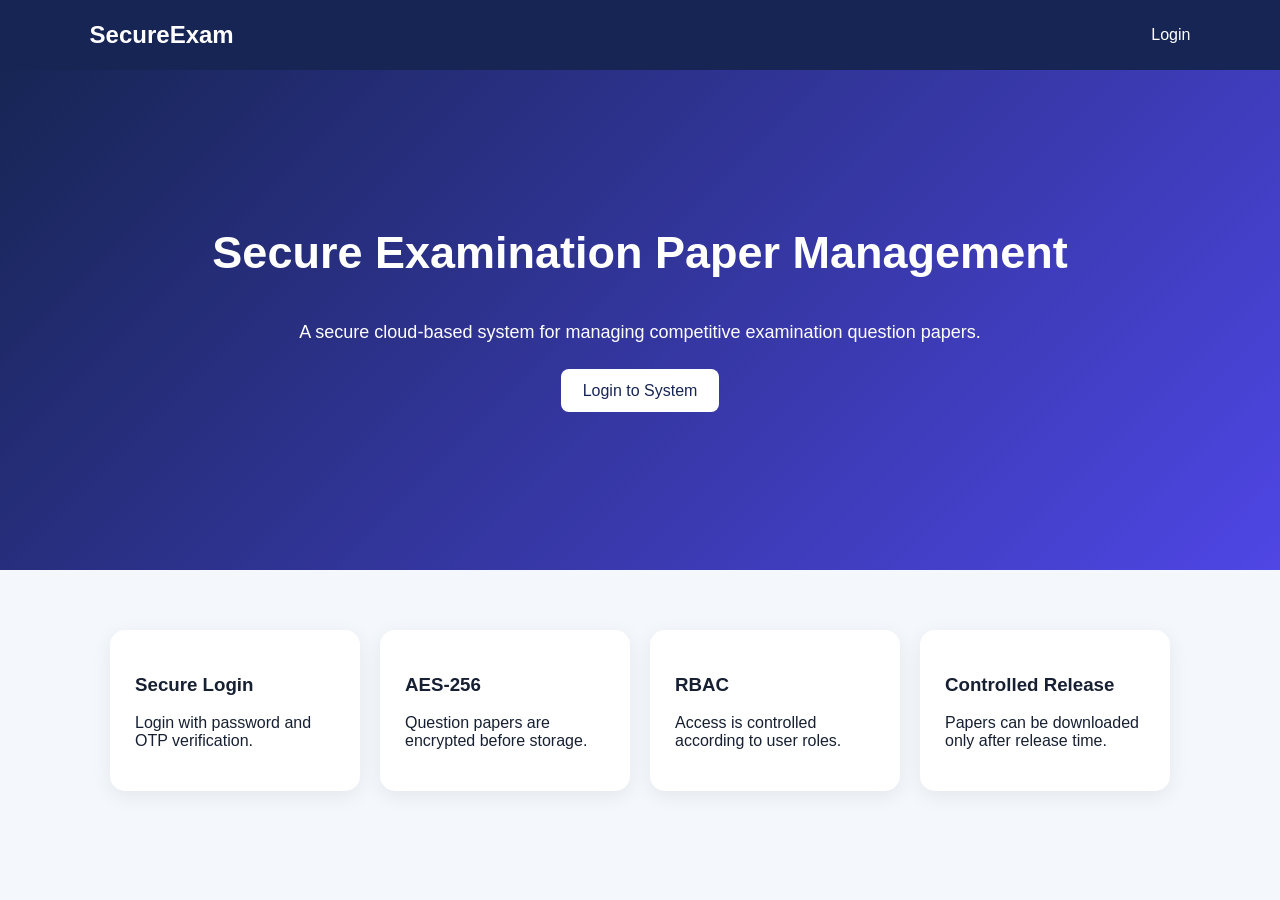
<file: SecureExamFrontend/index.html>
<!DOCTYPE html>
<html>
<head>
    <title>Secure Exam Paper System</title>
    <link rel="stylesheet" href="style.css">
</head>
<body>

<nav>
    <h2>SecureExam</h2>
    <a href="login.html">Login</a>
</nav>

<section class="hero">
    <h1>Secure Examination Paper Management</h1>
    <p>
        A secure cloud-based system for managing competitive
        examination question papers.
    </p>

    <a href="login.html" class="button">Login to System</a>
</section>

<section class="features">

    <div class="card">
        <h3>Secure Login</h3>
        <p>Login with password and OTP verification.</p>
    </div>

    <div class="card">
        <h3>AES-256</h3>
        <p>Question papers are encrypted before storage.</p>
    </div>

    <div class="card">
        <h3>RBAC</h3>
        <p>Access is controlled according to user roles.</p>
    </div>

    <div class="card">
        <h3>Controlled Release</h3>
        <p>Papers can be downloaded only after release time.</p>
    </div>

</section>

</body>
</html>
</file>
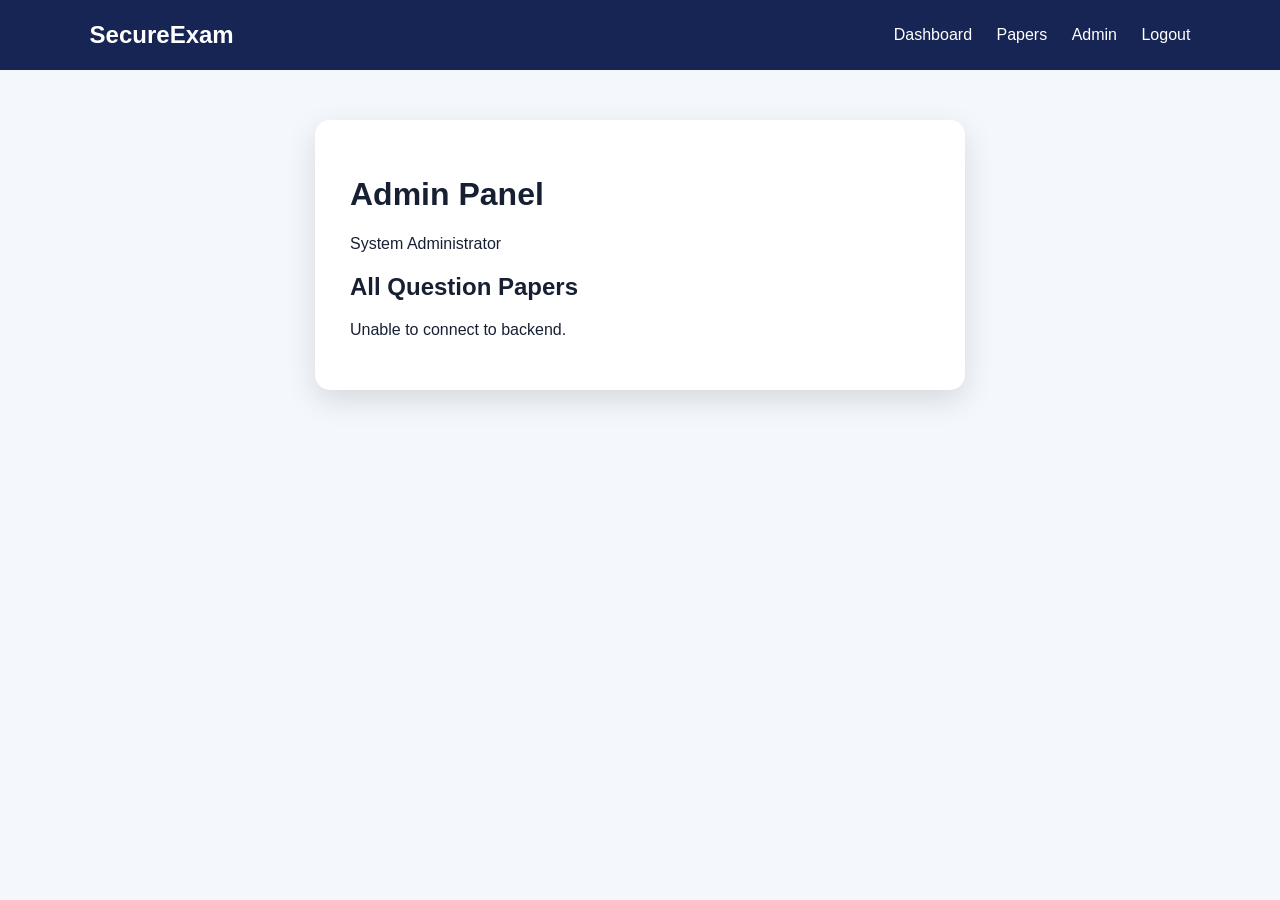
<file: SecureExamFrontend/admin.html>
<!DOCTYPE html>
<html>
<head>
    <title>SecureExam - Admin Panel</title>
    <link rel="stylesheet" href="style.css">
</head>
<body>
<nav>
    <h2>SecureExam</h2>
    <div>
        <a href="dashboard.html">Dashboard</a>
        <a href="papers.html">Papers</a>
        <a href="admin.html">Admin</a>
        <a href="#" onclick="logout()">Logout</a>
    </div>
</nav>
<div class="form-container">
    <div class="form-box">
        <h1>Admin Panel</h1>
        <p>System Administrator</p>
        <p id="userInfo"></p>
        <div id="stats"></div>
        <h2>All Question Papers</h2>
        <div id="papers"></div>
        <p id="message"></p>
    </div>
</div>
<script>
const API="http://127.0.0.1:5000";
async function loadAdmin(){
    try{
        const response=await fetch(API+"/api/dashboard",{credentials:"include"});
        const data=await response.json();
        if(!response.ok||!data.success){
            window.location.href="login.html";
            return;
        }
        if(data.role!=="ADMIN"){
            document.getElementById("userInfo").innerText="Only Admin can access this page.";
            return;
        }
        document.getElementById("userInfo").innerText="Logged in as: "+data.name+" | Role: "+data.role;
        document.getElementById("stats").innerHTML=`
            <p><strong>Total Papers:</strong> ${data.total}</p>
            <p><strong>Pending Review:</strong> ${data.pending_review}</p>
            <p><strong>Approved:</strong> ${data.approved}</p>
            <p><strong>Rejected:</strong> ${data.rejected}</p>
            <p><strong>Scheduled:</strong> ${data.scheduled}</p>
            <p><strong>Released:</strong> ${data.released}</p>
        `;
        loadPapers();
    }catch(error){
        document.getElementById("message").innerText="Unable to connect to backend.";
    }
}
async function loadPapers(){
    try{
        const response=await fetch(API+"/api/papers",{credentials:"include"});
        const data=await response.json();
        if(!response.ok||!data.success){
            document.getElementById("message").innerText=data.message||"Unable to load papers.";
            return;
        }
        const container=document.getElementById("papers");
        if(data.papers.length===0){
            container.innerHTML="<p>No question papers found.</p>";
            return;
        }
        container.innerHTML="";
        data.papers.forEach(paper=>{
            const div=document.createElement("div");
            div.className="paper-card";
            div.innerHTML=`
                <h3>${paper.title}</h3>
                <p><strong>Subject:</strong> ${paper.subject}</p>
                <p><strong>Exam Date:</strong> ${paper.exam_date}</p>
                <p><strong>Status:</strong> ${paper.status}</p>
                <p><strong>Review:</strong> ${paper.review_status}</p>
                <p><strong>Release:</strong> ${paper.release_at||"Not scheduled"}</p>
                ${paper.rejection_reason?`<p><strong>Rejection Reason:</strong> ${paper.rejection_reason}</p>`:""}
            `;
            container.appendChild(div);
        });
    }catch(error){
        document.getElementById("message").innerText="Unable to connect to backend.";
    }
}
async function logout(){
    await fetch(API+"/api/logout",{credentials:"include"});
    window.location.href="login.html";
}
loadAdmin();
</script>
</body>
</html>
</file>
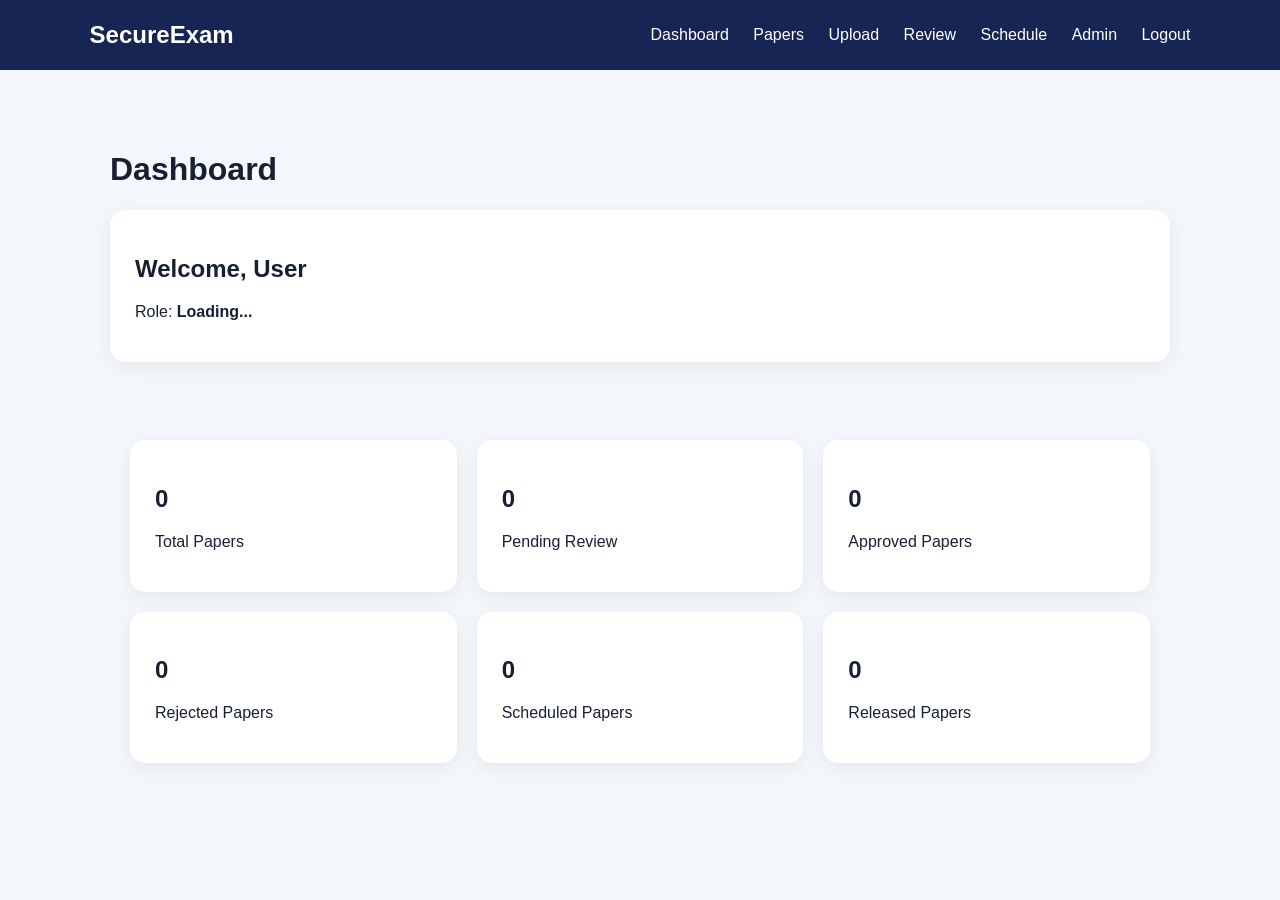
<file: SecureExamFrontend/dashboard.html>
<!DOCTYPE html>
<html>
<head>
    <title>SecureExam - Dashboard</title>
    <link rel="stylesheet" href="style.css">
</head>

<body>

<nav>

    <h2>SecureExam</h2>

    <div id="navigation">

        <a href="dashboard.html">Dashboard</a>

        <a href="papers.html">Papers</a>

        <a href="upload.html" id="uploadLink">
            Upload
        </a>

        <a href="review.html" id="reviewLink">
            Review
        </a>

        <a href="schedule.html" id="scheduleLink">
            Schedule
        </a>

        <a href="admin.html" id="adminLink">
            Admin
        </a>

        <a href="#" onclick="logout()">
            Logout
        </a>

    </div>

</nav>


<div class="container">

    <h1>Dashboard</h1>

    <div class="card">

        <h2>Welcome, <span id="userName">User</span></h2>

        <p>
            Role:
            <strong id="userRole">Loading...</strong>
        </p>

    </div>


    <br>


    <div class="dashboard-cards">

        <div class="card">

            <h2 id="total">0</h2>

            <p>Total Papers</p>

        </div>


        <div class="card">

            <h2 id="pendingReview">0</h2>

            <p>Pending Review</p>

        </div>


        <div class="card">

            <h2 id="approved">0</h2>

            <p>Approved Papers</p>

        </div>


        <div class="card">

            <h2 id="rejected">0</h2>

            <p>Rejected Papers</p>

        </div>


        <div class="card">

            <h2 id="scheduled">0</h2>

            <p>Scheduled Papers</p>

        </div>


        <div class="card">

            <h2 id="released">0</h2>

            <p>Released Papers</p>

        </div>

    </div>

</div>


<script>

async function loadDashboard() {

    try {

        const response = await fetch(
            "http://127.0.0.1:5000/api/dashboard",
            {
                credentials: "include"
            }
        );

        const data = await response.json();


        if (!response.ok || !data.success) {

            window.location.href = "login.html";

            return;
        }


        document.getElementById("userName").innerText =
            data.name || "User";


        document.getElementById("userRole").innerText =
            data.role || "USER";


        document.getElementById("total").innerText =
            data.total || 0;


        document.getElementById("pendingReview").innerText =
            data.pending_review || 0;


        document.getElementById("approved").innerText =
            data.approved || 0;


        document.getElementById("rejected").innerText =
            data.rejected || 0;


        document.getElementById("scheduled").innerText =
            data.scheduled || 0;


        document.getElementById("released").innerText =
            data.released || 0;


        setupNavigation(data.role);

    }

    catch (error) {

        console.error(error);

        alert("Unable to connect to backend.");

    }

}


function setupNavigation(role) {

    const uploadLink =
        document.getElementById("uploadLink");

    const reviewLink =
        document.getElementById("reviewLink");

    const scheduleLink =
        document.getElementById("scheduleLink");

    const adminLink =
        document.getElementById("adminLink");


    // Hide everything first

    uploadLink.style.display = "none";

    reviewLink.style.display = "none";

    scheduleLink.style.display = "none";

    adminLink.style.display = "none";


    // Question Setter

    if (role === "QUESTION_SETTER") {

        uploadLink.style.display = "inline-block";

    }


    // Reviewer

    if (role === "REVIEWER") {

        reviewLink.style.display = "inline-block";

    }


    // Exam Officer

    if (role === "EXAM_OFFICER") {

        scheduleLink.style.display = "inline-block";

    }


    // Admin

    if (role === "ADMIN") {

        adminLink.style.display = "inline-block";

    }

}


async function logout() {

    try {

        await fetch(
            "http://127.0.0.1:5000/api/logout",
            {
                credentials: "include"
            }
        );

        window.location.href = "login.html";

    }

    catch (error) {

        console.error(error);

        window.location.href = "login.html";

    }

}


loadDashboard();

</script>

</body>
</html>
</file>
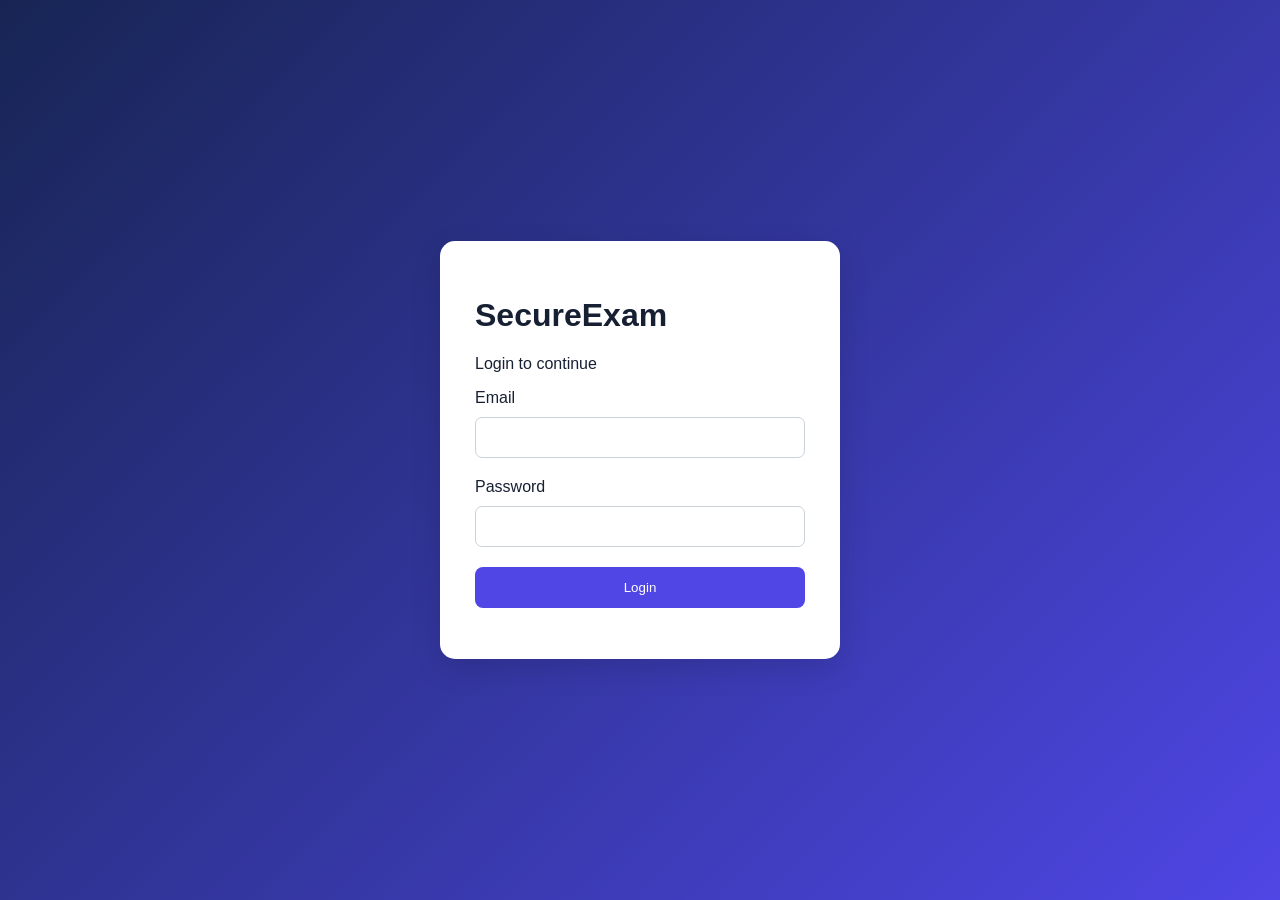
<file: SecureExamFrontend/login.html>
<!DOCTYPE html>
<html>
<head>
    <title>Login</title>
    <link rel="stylesheet" href="style.css">
</head>
<body>
<div class="login-container">
    <div class="login-box">
        <h1>SecureExam</h1>
        <p>Login to continue</p>
        <form id="loginForm">
            <label>Email</label>
            <input type="email" id="email" required>
            <label>Password</label>
            <input type="password" id="password" required>
            <button type="submit">Login</button>
        </form>
        <p id="message"></p>
    </div>
</div>
<script>
document.getElementById("loginForm").addEventListener("submit", async function(e) {
    e.preventDefault();
    const message = document.getElementById("message");
    message.innerText = "Logging in...";
    try {
        const response = await fetch("http://127.0.0.1:5000/api/login", {
            method: "POST",
            headers: {
                "Content-Type": "application/json"
            },
            credentials: "include",
            body: JSON.stringify({
                email: document.getElementById("email").value,
                password: document.getElementById("password").value
            })
        });
        const data = await response.json();
        message.innerText = data.message;
        if (data.success) {
            window.location.href = "otp.html";
        }
    } catch (error) {
        console.error(error);
        message.innerText = "Unable to connect to backend.";
    }
});
</script>
</body>
</html>
</file>
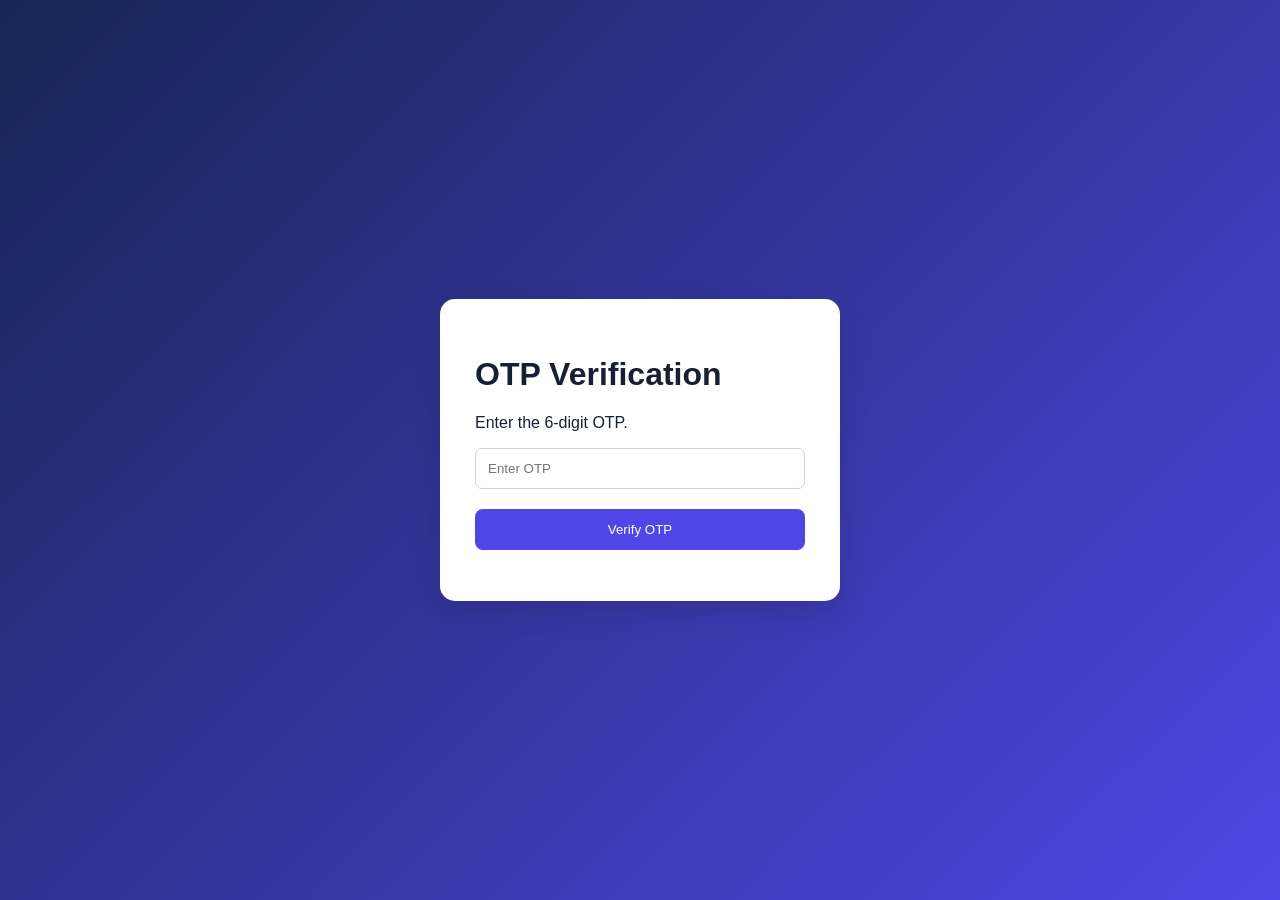
<file: SecureExamFrontend/otp.html>
<!DOCTYPE html>
<html>
<head>
    <title>OTP Verification</title>
    <link rel="stylesheet" href="style.css">
</head>
<body>
<div class="login-container">
    <div class="login-box">
        <h1>OTP Verification</h1>
        <p>Enter the 6-digit OTP.</p>
        <form id="otpForm">
            <input
                type="text"
                id="otp"
                maxlength="6"
                placeholder="Enter OTP"
                inputmode="numeric"
                required
            >
            <button type="submit">Verify OTP</button>
        </form>
        <p id="message"></p>
    </div>
</div>
<script>
document.getElementById("otpForm").addEventListener("submit", async function(e) {
    e.preventDefault();
    const message = document.getElementById("message");
    message.innerText = "Verifying OTP...";
    try {
        const response = await fetch("http://127.0.0.1:5000/api/verify-otp", {
            method: "POST",
            headers: {
                "Content-Type": "application/json"
            },
            credentials: "include",
            body: JSON.stringify({
                otp: document.getElementById("otp").value
            })
        });
        const data = await response.json();
        message.innerText = data.message;
        if (data.success) {
            window.location.href = "dashboard.html";
        }
    } catch (error) {
        console.error(error);
        message.innerText = "Unable to connect to backend.";
    }
});
</script>
</body>
</html>
</file>
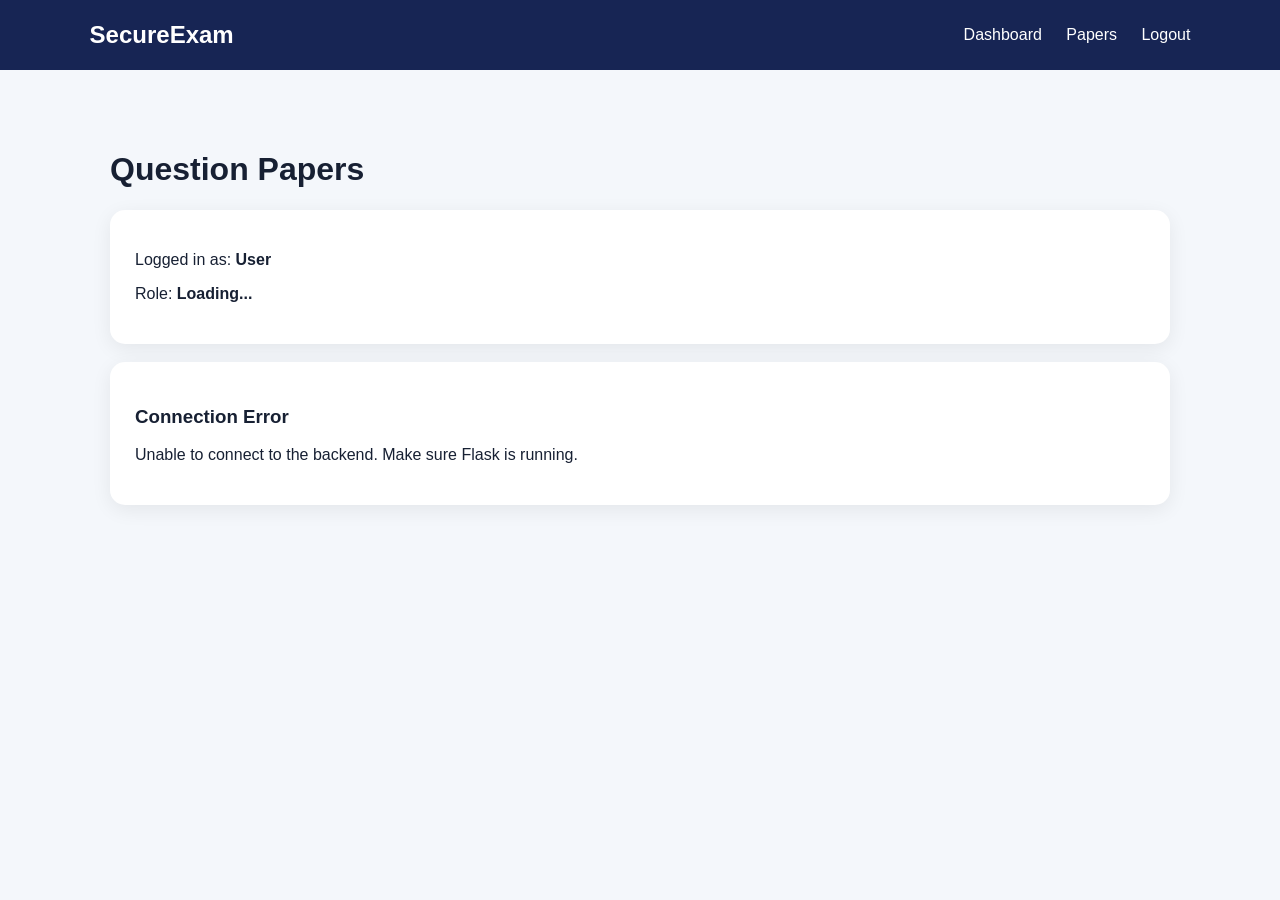
<file: SecureExamFrontend/papers.html>
<!DOCTYPE html>
<html>
<head>
<title>SecureExam - Question Papers</title>
<link rel="stylesheet" href="style.css">
</head>
<body>
<nav>
<h2>SecureExam</h2>
<div>
<a href="dashboard.html">Dashboard</a>
<a href="papers.html">Papers</a>
<a href="upload.html" id="uploadLink" style="display:none;">Upload</a>
<a href="review.html" id="reviewLink" style="display:none;">Review</a>
<a href="schedule.html" id="scheduleLink" style="display:none;">Schedule</a>
<a href="admin.html" id="adminLink" style="display:none;">Admin</a>
<a href="#" onclick="logout()">Logout</a>
</div>
</nav>
<div class="container">
<h1>Question Papers</h1>
<div class="card">
<p>Logged in as: <strong id="userName">User</strong></p>
<p>Role: <strong id="userRole">Loading...</strong></p>
</div>
<br>
<div id="papers">
<div class="card">
Loading question papers...
</div>
</div>
</div>
<script>
async function loadPapers() {
try {
const response = await fetch("http://127.0.0.1:5000/api/papers",{credentials:"include"});
const data = await response.json();
if (!response.ok || !data.success) {
window.location.href = "login.html";
return;
}
const container = document.getElementById("papers");
container.innerHTML = "";
if (data.papers.length === 0) {
container.innerHTML = `
<div class="card">
<h3>No Question Papers</h3>
<p>No papers have been uploaded yet.</p>
</div>
`;
return;
}
data.papers.forEach(paper => {
const div = document.createElement("div");
div.className = "card";
let reviewText = "";
if (paper.review_status === "PENDING") {
reviewText = `<p><strong>Review:</strong> Pending Review</p>`;
} else if (paper.review_status === "APPROVED") {
reviewText = `<p><strong>Review:</strong> Approved</p>`;
} else if (paper.review_status === "REJECTED") {
reviewText = `
<p><strong>Review:</strong> Rejected</p>
<p><strong>Reason:</strong> ${paper.rejection_reason || "No reason provided"}</p>
`;
}
let statusText = "";
if (paper.status === "SCHEDULED") {
statusText = `<p><strong>Release Status:</strong> Scheduled</p>`;
} else if (paper.status === "RELEASED") {
statusText = `<p><strong>Release Status:</strong> Released</p>`;
} else if (paper.status === "ARCHIVED") {
statusText = `<p><strong>Release Status:</strong> Archived</p>`;
}
let downloadButton = "";
if (paper.status === "RELEASED") {
downloadButton = `
<br>
<a class="button" href="http://127.0.0.1:5000/api/download/${paper.id}" target="_blank">Download Paper</a>
`;
} else {
downloadButton = `<p><strong>Paper Locked</strong></p>`;
}
div.innerHTML = `
<h3>${paper.title}</h3>
<p><strong>Subject:</strong> ${paper.subject}</p>
<p><strong>Exam Date:</strong> ${paper.exam_date}</p>
${reviewText}
${statusText}
${paper.release_at ? `<p><strong>Release Time:</strong> ${paper.release_at}</p>` : ""}
${downloadButton}
`;
container.appendChild(div);
});
setupNavigation(data.papers);
} catch (error) {
console.error(error);
document.getElementById("papers").innerHTML = `
<div class="card">
<h3>Connection Error</h3>
<p>Unable to connect to the backend. Make sure Flask is running.</p>
</div>
`;
}
}
function setupNavigation(papers) {
fetch("http://127.0.0.1:5000/api/dashboard",{credentials:"include"})
.then(response => response.json())
.then(data => {
if (!data.success) {
window.location.href = "login.html";
return;
}
document.getElementById("userName").innerText = data.name || "User";
document.getElementById("userRole").innerText = data.role || "USER";
if (data.role === "QUESTION_SETTER") {
document.getElementById("uploadLink").style.display = "inline-block";
}
if (data.role === "REVIEWER") {
document.getElementById("reviewLink").style.display = "inline-block";
}
if (data.role === "EXAM_OFFICER") {
document.getElementById("scheduleLink").style.display = "inline-block";
}
if (data.role === "ADMIN") {
document.getElementById("adminLink").style.display = "inline-block";
}
})
.catch(error => {
console.error(error);
});
}
async function logout() {
try {
await fetch("http://127.0.0.1:5000/api/logout",{credentials:"include"});
window.location.href = "login.html";
} catch (error) {
console.error(error);
window.location.href = "login.html";
}
}
loadPapers();
</script>
</body>
</html>
</file>
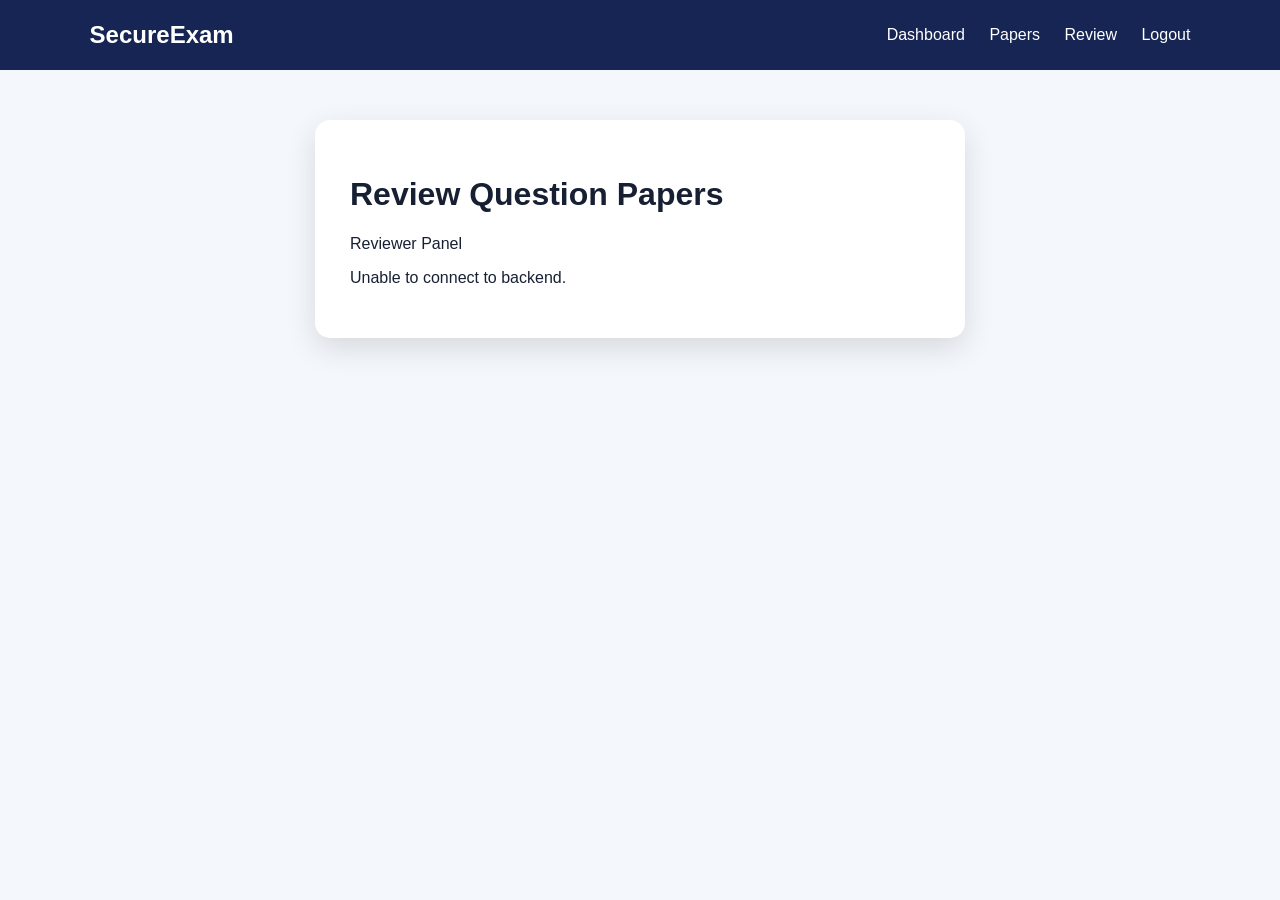
<file: SecureExamFrontend/review.html>
<!DOCTYPE html>
<html>
<head>
    <title>SecureExam - Review Papers</title>
    <link rel="stylesheet" href="style.css">
</head>
<body>
<nav>
    <h2>SecureExam</h2>
    <div>
        <a href="dashboard.html">Dashboard</a>
        <a href="papers.html">Papers</a>
        <a href="review.html">Review</a>
        <a href="#" onclick="logout()">Logout</a>
    </div>
</nav>
<div class="form-container">
    <div class="form-box">
        <h1>Review Question Papers</h1>
        <p>Reviewer Panel</p>
        <p id="userInfo"></p>
        <div id="papers"></div>
        <p id="message"></p>
    </div>
</div>
<script>
const API="http://127.0.0.1:5000";
async function checkUser(){
    try{
        const response=await fetch(API+"/api/dashboard",{credentials:"include"});
        const data=await response.json();
        if(!response.ok||!data.success){
            window.location.href="login.html";
            return;
        }
        if(data.role!=="REVIEWER"){
            document.getElementById("userInfo").innerText="Only Reviewer can access this page.";
            return;
        }
        document.getElementById("userInfo").innerText="Logged in as: "+data.name+" | Role: "+data.role;
        loadPapers();
    }catch(error){
        document.getElementById("message").innerText="Unable to connect to backend.";
    }
}
async function loadPapers(){
    try{
        const response=await fetch(API+"/api/papers",{credentials:"include"});
        const data=await response.json();
        if(!response.ok||!data.success){
            document.getElementById("message").innerText=data.message||"Unable to load papers.";
            return;
        }
        const container=document.getElementById("papers");
        const pending=data.papers.filter(p=>p.review_status==="PENDING");
        if(pending.length===0){
            container.innerHTML="<p>No papers are pending review.</p>";
            return;
        }
        container.innerHTML="";
        pending.forEach(paper=>{
            const div=document.createElement("div");
            div.className="paper-card";
            div.innerHTML=`
                <h3>${paper.title}</h3>
                <p><strong>Subject:</strong> ${paper.subject}</p>
                <p><strong>Exam Date:</strong> ${paper.exam_date}</p>
                <p><strong>Paper ID:</strong> ${paper.id}</p>
                <button onclick="approvePaper(${paper.id})">Approve</button>
                <button onclick="rejectPaper(${paper.id})">Reject</button>
            `;
            container.appendChild(div);
        });
    }catch(error){
        document.getElementById("message").innerText="Unable to connect to backend.";
    }
}
async function approvePaper(id){
    if(!confirm("Approve this question paper?")) return;
    await sendReview(id,"APPROVED","");
}
async function rejectPaper(id){
    const reason=prompt("Enter rejection reason:");
    if(reason===null||reason.trim()==="") return;
    await sendReview(id,"REJECTED",reason);
}
async function sendReview(id,decision,reason){
    try{
        const response=await fetch(API+"/api/review/"+id,{
            method:"POST",
            headers:{
                "Content-Type":"application/json"
            },
            credentials:"include",
            body:JSON.stringify({
                decision:decision,
                reason:reason
            })
        });
        const data=await response.json();
        document.getElementById("message").innerText=data.message;
        if(data.success){
            loadPapers();
        }
    }catch(error){
        document.getElementById("message").innerText="Unable to connect to backend.";
    }
}
async function logout(){
    await fetch(API+"/api/logout",{credentials:"include"});
    window.location.href="login.html";
}
checkUser();
</script>
</body>
</html>
</file>
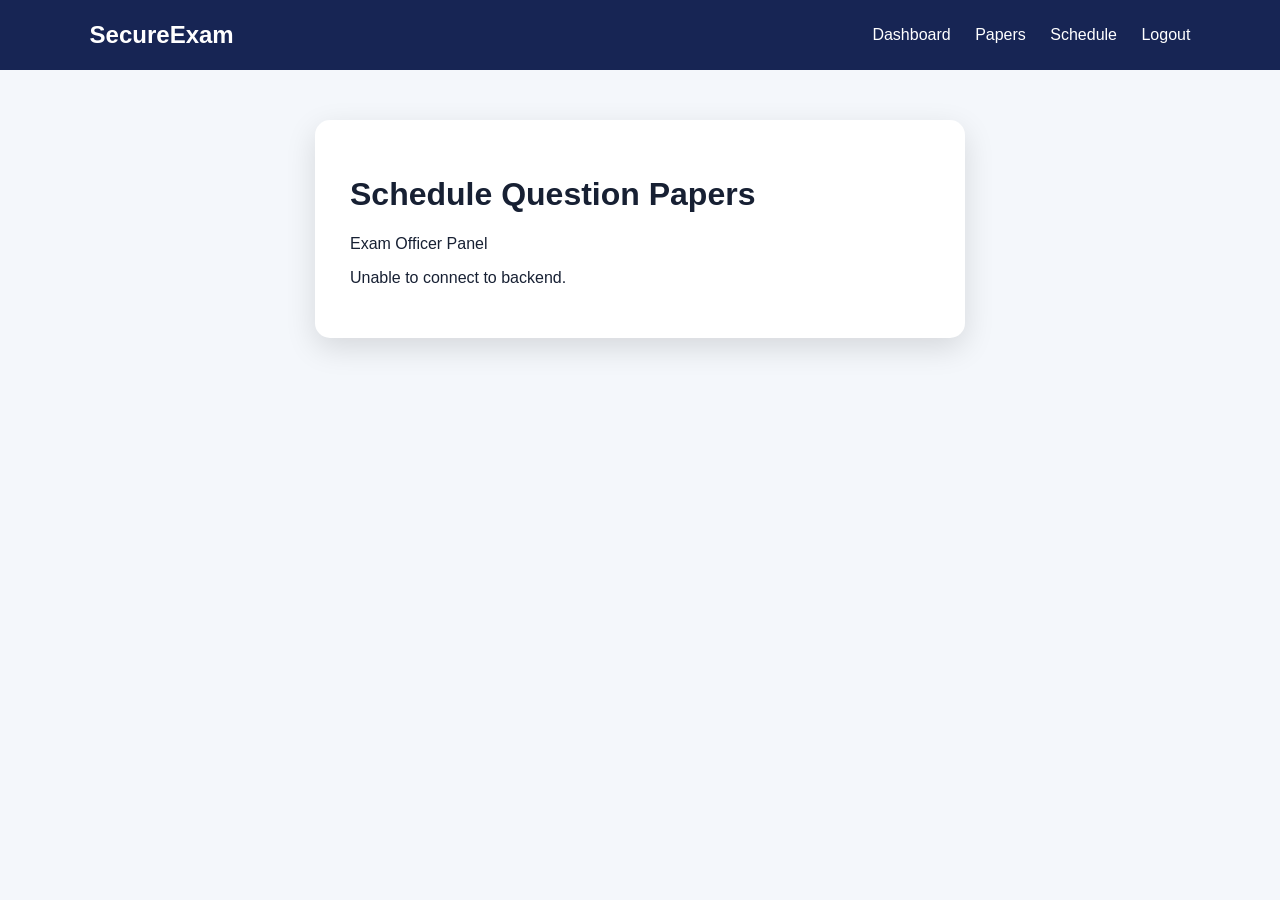
<file: SecureExamFrontend/schedule.html>
<!DOCTYPE html>
<html>
<head>
    <title>SecureExam - Schedule Papers</title>
    <link rel="stylesheet" href="style.css">
</head>
<body>
<nav>
    <h2>SecureExam</h2>
    <div>
        <a href="dashboard.html">Dashboard</a>
        <a href="papers.html">Papers</a>
        <a href="schedule.html">Schedule</a>
        <a href="#" onclick="logout()">Logout</a>
    </div>
</nav>
<div class="form-container">
    <div class="form-box">
        <h1>Schedule Question Papers</h1>
        <p>Exam Officer Panel</p>
        <p id="userInfo"></p>
        <div id="papers"></div>
        <p id="message"></p>
    </div>
</div>
<script>
const API="http://127.0.0.1:5000";
async function checkUser(){
    try{
        const response=await fetch(API+"/api/dashboard",{credentials:"include"});
        const data=await response.json();
        if(!response.ok||!data.success){
            window.location.href="login.html";
            return;
        }
        if(data.role!=="EXAM_OFFICER"){
            document.getElementById("userInfo").innerText="Only Exam Officer can access this page.";
            return;
        }
        document.getElementById("userInfo").innerText="Logged in as: "+data.name+" | Role: "+data.role;
        loadPapers();
    }catch(error){
        document.getElementById("message").innerText="Unable to connect to backend.";
    }
}
async function loadPapers(){
    try{
        const response=await fetch(API+"/api/papers",{credentials:"include"});
        const data=await response.json();
        if(!response.ok||!data.success){
            document.getElementById("message").innerText=data.message||"Unable to load papers.";
            return;
        }
        const container=document.getElementById("papers");
        const approved=data.papers.filter(p=>p.review_status==="APPROVED"&&p.status!=="RELEASED");
        if(approved.length===0){
            container.innerHTML="<p>No approved papers are waiting for scheduling.</p>";
            return;
        }
        container.innerHTML="";
        approved.forEach(paper=>{
            const div=document.createElement("div");
            div.className="paper-card";
            div.innerHTML=`
                <h3>${paper.title}</h3>
                <p><strong>Subject:</strong> ${paper.subject}</p>
                <p><strong>Exam Date:</strong> ${paper.exam_date}</p>
                <p><strong>Paper ID:</strong> ${paper.id}</p>
                <label>Release Date and Time</label>
                <input type="datetime-local" id="release-${paper.id}">
                <button onclick="schedulePaper(${paper.id})">Schedule Paper</button>
            `;
            container.appendChild(div);
        });
    }catch(error){
        document.getElementById("message").innerText="Unable to connect to backend.";
    }
}
async function schedulePaper(id){
    const releaseAt=document.getElementById("release-"+id).value;
    if(!releaseAt){
        document.getElementById("message").innerText="Please select release date and time.";
        return;
    }
    try{
        const response=await fetch(API+"/api/schedule/"+id,{
            method:"POST",
            headers:{
                "Content-Type":"application/json"
            },
            credentials:"include",
            body:JSON.stringify({
                release_at:releaseAt
            })
        });
        const data=await response.json();
        document.getElementById("message").innerText=data.message;
        if(data.success){
            loadPapers();
        }
    }catch(error){
        document.getElementById("message").innerText="Unable to connect to backend.";
    }
}
async function logout(){
    await fetch(API+"/api/logout",{credentials:"include"});
    window.location.href="login.html";
}
checkUser();
</script>
</body>
</html>
</file>
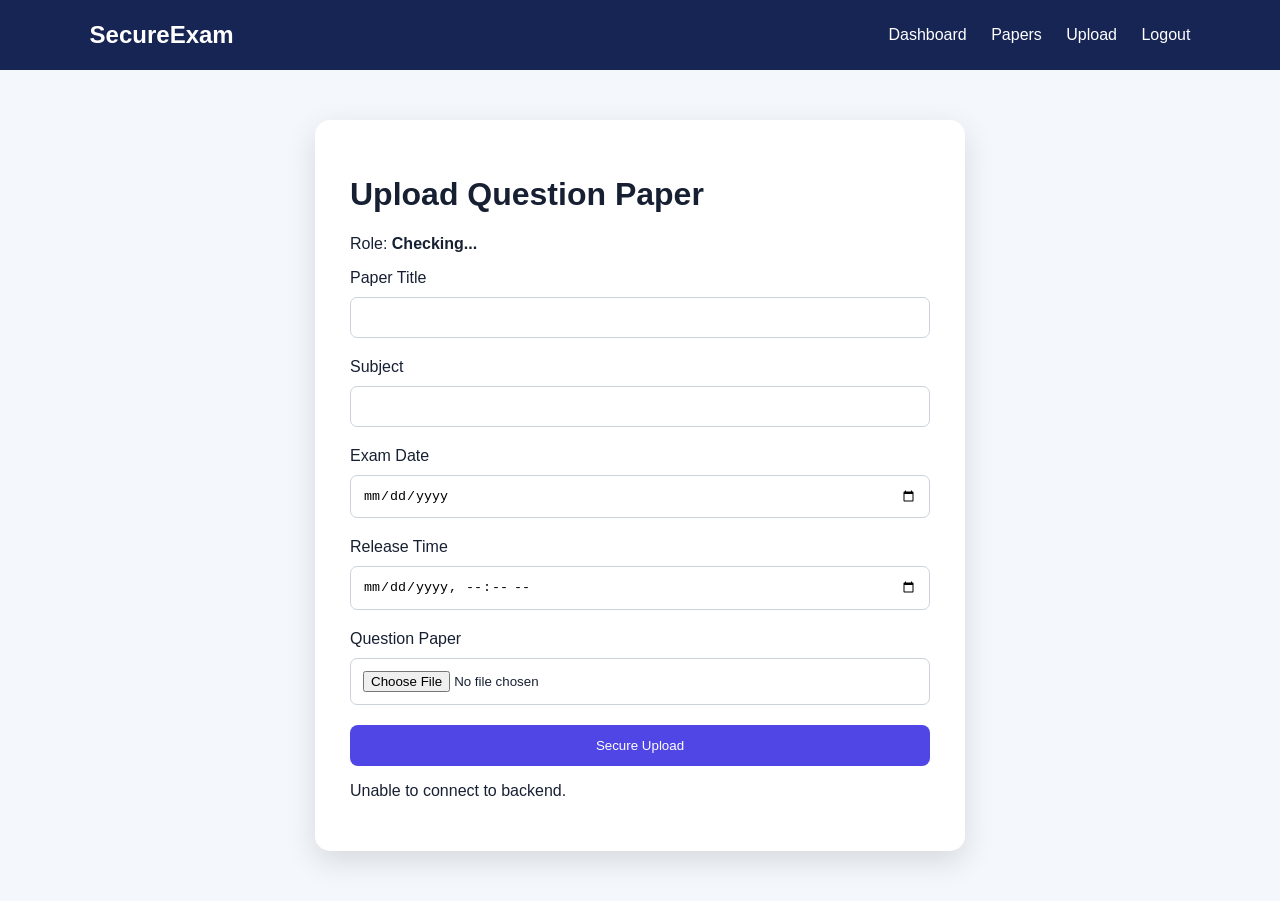
<file: SecureExamFrontend/upload.html>
<!DOCTYPE html>
<html>
<head>
<title>SecureExam - Upload Question Paper</title>
<link rel="stylesheet" href="style.css">
</head>
<body>
<nav>
<h2>SecureExam</h2>
<div>
<a href="dashboard.html">Dashboard</a>
<a href="papers.html">Papers</a>
<a href="upload.html">Upload</a>
<a href="#" onclick="logout()">Logout</a>
</div>
</nav>
<div class="form-container">
<div class="form-box">
<h1>Upload Question Paper</h1>
<p>Role: <strong id="userRole">Checking...</strong></p>
<form id="uploadForm">
<label>Paper Title</label>
<input type="text" name="title" required>
<label>Subject</label>
<input type="text" name="subject" required>
<label>Exam Date</label>
<input type="date" name="exam_date" required>
<label>Release Time</label>
<input type="datetime-local" name="release_at">
<label>Question Paper</label>
<input type="file" name="paper" accept=".pdf" required>
<button type="submit">Secure Upload</button>
</form>
<p id="message"></p>
</div>
</div>
<script>
async function checkUser() {
try {
const response = await fetch("http://127.0.0.1:5000/api/dashboard",{credentials:"include"});
const data = await response.json();
if (!response.ok || !data.success) {
window.location.href = "login.html";
return;
}
document.getElementById("userRole").innerText = data.role;
if (data.role !== "QUESTION_SETTER") {
document.getElementById("uploadForm").style.display = "none";
document.getElementById("message").innerText = "Only Question Setter can upload question papers.";
}
} catch (error) {
console.error(error);
document.getElementById("message").innerText = "Unable to connect to backend.";
}
}
document.getElementById("uploadForm").addEventListener("submit",async function(e) {
e.preventDefault();
const message = document.getElementById("message");
const formData = new FormData(this);
message.innerText = "Uploading and securing paper...";
try {
const response = await fetch("http://127.0.0.1:5000/api/upload",{
method:"POST",
body:formData,
credentials:"include"
});
const data = await response.json();
message.innerText = data.message;
if (data.success) {
document.getElementById("uploadForm").reset();
}
} catch (error) {
console.error(error);
message.innerText = "Unable to connect to backend.";
}
});
async function logout() {
try {
await fetch("http://127.0.0.1:5000/api/logout",{credentials:"include"});
window.location.href = "login.html";
} catch (error) {
console.error(error);
window.location.href = "login.html";
}
}
checkUser();
</script>
</body>
</html>
</file>
<file: SecureExamFrontend/style.css>
* {
    box-sizing: border-box;
}

body {
    margin: 0;
    font-family: Arial, sans-serif;
    background: #f4f7fb;
    color: #172033;
}

nav {
    height: 70px;
    background: #172554;
    color: white;
    display: flex;
    justify-content: space-between;
    align-items: center;
    padding: 0 7%;
}

nav a {
    color: white;
    text-decoration: none;
    margin-left: 20px;
}

.hero {
    min-height: 500px;
    background: linear-gradient(135deg, #172554, #4f46e5);
    color: white;
    text-align: center;
    padding: 120px 20px;
}

.hero h1 {
    font-size: 45px;
}

.hero p {
    font-size: 18px;
    max-width: 700px;
    margin: 20px auto 35px;
    line-height: 1.7;
}

.button,
button {
    background: #4f46e5;
    color: white;
    padding: 13px 22px;
    border: none;
    border-radius: 8px;
    text-decoration: none;
    cursor: pointer;
}

.hero .button {
    background: white;
    color: #172554;
}

.features,
.dashboard-cards {
    display: grid;
    grid-template-columns: repeat(4, 1fr);
    gap: 20px;
    max-width: 1100px;
    margin: 40px auto;
    padding: 20px;
}

.dashboard-cards {
    grid-template-columns: repeat(3, 1fr);
}

.card {
    background: white;
    padding: 25px;
    border-radius: 15px;
    box-shadow: 0 5px 20px #00000012;
}

.login-container {
    min-height: 100vh;
    display: grid;
    place-items: center;
    background: linear-gradient(135deg, #172554, #4f46e5);
}

.login-box,
.form-box {
    background: white;
    padding: 35px;
    border-radius: 15px;
    width: 400px;
    box-shadow: 0 10px 30px #00000020;
}

.form-container {
    max-width: 650px;
    margin: 50px auto;
}

.form-box {
    width: 100%;
}

form {
    display: flex;
    flex-direction: column;
    gap: 10px;
}

input {
    padding: 12px;
    border: 1px solid #ccd2dc;
    border-radius: 7px;
    margin-bottom: 10px;
}

.container {
    max-width: 1100px;
    margin: 40px auto;
    padding: 20px;
}

@media(max-width:800px) {

    .features,
    .dashboard-cards {
        grid-template-columns: 1fr;
    }

    .hero h1 {
        font-size: 32px;
    }

    .login-box {
        width: 90%;
    }
}
</file>
